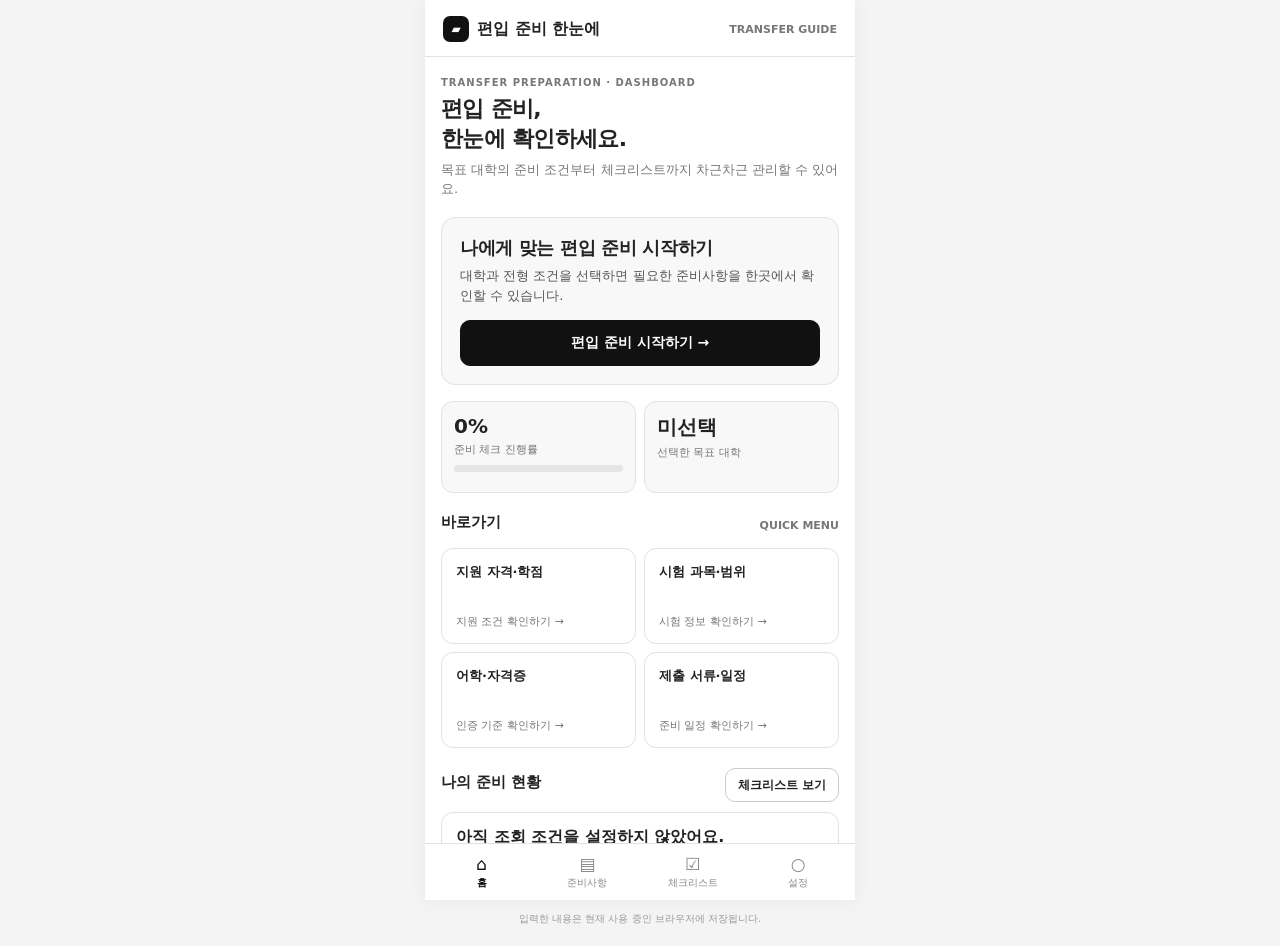
<file: wireframe_ver0.3.html>
<!DOCTYPE html>
<html lang="ko">
<head>
<meta charset="UTF-8">
<meta name="viewport" content="width=device-width, initial-scale=1.0, maximum-scale=1.0, user-scalable=no, viewport-fit=cover">
<meta name="theme-color" content="#292929">
<title>편입 준비 한눈에</title>
<style>
:root {
  --ink: #222222;
  --muted: #777777;
  --line: #e2e2e2;
  --paper: #ffffff;
  --bg: #f4f4f4;
  --soft: #f8f8f8;
  --accent: #111111;
}

* { box-sizing: border-box; }

html, body {
  margin: 0;
  padding: 0;
  width: 100%;
  height: 100%;
  background: var(--bg);
  color: var(--ink);
  font-family: system-ui, -apple-system, "Noto Sans KR", sans-serif;
  -webkit-tap-highlight-color: transparent;
  display: flex;
  justify-content: center;
}

button, input, select { font: inherit; }
button { cursor: pointer; }

.app {
  width: 100%;
  max-width: 430px; /* 아이폰/갤럭시 표준 모바일 폭 */
  min-height: 100vh;
  min-height: 100dvh;
  margin: 0 auto;
  background: var(--paper);
  padding-bottom: calc(78px + env(safe-area-inset-bottom));
  box-shadow: 0 0 20px rgba(0,0,0,0.05);
  position: relative;
}

header {
  padding: 16px 18px 14px;
  border-bottom: 1px solid var(--line);
  display: flex;
  align-items: center;
  justify-content: space-between;
  position: sticky;
  top: 0;
  background: rgba(255, 255, 255, 0.95);
  backdrop-filter: blur(10px);
  z-index: 5;
}

.brand {
  font-weight: 800;
  font-size: 16px;
  display: flex;
  gap: 8px;
  align-items: center;
}

.cap {
  width: 26px;
  height: 26px;
  border-radius: 7px;
  background: var(--accent);
  color: white;
  display: grid;
  place-items: center;
  font-size: 12px;
}

.header-note { font-size: 11px; color: var(--muted); font-weight: 600; }

main { padding: 20px 16px 24px; }

.eyebrow {
  font-size: 10px;
  letter-spacing: .1em;
  color: var(--muted);
  font-weight: 700;
  margin-bottom: 6px;
}

h1 { font-size: 22px; line-height: 1.35; margin: 0 0 8px; letter-spacing: -0.03em; font-weight: 800; }
h2 { font-size: 18px; margin: 0 0 6px; letter-spacing: -0.02em; font-weight: 700; }
h3 { font-size: 15px; margin: 0 0 6px; font-weight: 700; }
p { line-height: 1.55; margin: 0; }
.sub { color: var(--muted); font-size: 13px; margin: 0 0 18px; line-height: 1.45; }

.hero {
  background: var(--soft);
  border: 1px solid var(--line);
  border-radius: 14px;
  padding: 18px;
  margin: 6px 0 16px;
}
.hero p { font-size: 13px; margin: 0 0 14px; color: #555; }

.btn {
  border: 1px solid var(--accent);
  border-radius: 10px;
  padding: 12px 14px;
  background: var(--accent);
  color: white;
  font-weight: 700;
  width: 100%;
  min-height: 46px;
  display: flex;
  align-items: center;
  justify-content: center;
  font-size: 14px;
}
.btn:active { opacity: 0.85; }
.btn.secondary { background: white; color: var(--ink); border-color: #cccccc; }
.btn.ghost { background: var(--soft); color: #333; border-color: var(--line); }
.btn.small { width: auto; min-height: 34px; padding: 6px 12px; font-size: 12px; }

.grid { display: grid; grid-template-columns: 1fr 1fr; gap: 8px; }
.tile, .card { border: 1px solid var(--line); border-radius: 12px; padding: 14px; background: white; }
.tile { display: flex; flex-direction: column; justify-content: space-between; gap: 6px; text-align: left; min-height: 96px; width: 100%; border: 1px solid var(--line); }
.tile b { font-size: 13px; color: var(--ink); }
.tile span { font-size: 11px; color: var(--muted); }

.stats { display: grid; grid-template-columns: 1fr 1fr; gap: 8px; margin: 12px 0; }
.stat { padding: 12px; border-radius: 12px; background: var(--soft); border: 1px solid var(--line); }
.stat strong { font-size: 20px; display: block; color: var(--ink); }
.stat span { font-size: 11px; color: var(--muted); }

.progress { height: 7px; background: #e5e5e5; border-radius: 20px; overflow: hidden; margin: 8px 0; }
.progress i { display: block; height: 100%; background: var(--accent); border-radius: 20px; transition: width .2s; }

.section-head { display: flex; align-items: center; justify-content: space-between; margin: 20px 0 10px; }

label { display: block; font-size: 13px; font-weight: 700; margin: 14px 0 6px; }
select, input[type=text] {
  width: 100%;
  padding: 11px;
  border: 1px solid #cccccc;
  border-radius: 8px;
  background: white;
  color: #222;
  min-height: 44px;
  font-size: 14px;
}
select:focus, input[type=text]:focus { outline: none; border-color: var(--accent); }

.form-hint { font-size: 11px; color: var(--muted); margin: 6px 0 0; line-height: 1.4; }
.actions { display: flex; gap: 8px; margin-top: 18px; }
.actions > * { flex: 1; }

.step { display: flex; justify-content: space-between; font-size: 12px; color: var(--muted); margin: 0 0 8px; }
.item {
  border: 1px solid var(--line);
  border-radius: 12px;
  padding: 14px;
  margin: 8px 0;
  display: flex;
  justify-content: space-between;
  align-items: center;
  gap: 8px;
  background: white;
}
.item p { font-size: 12px; color: var(--muted); margin: 3px 0 0; }
.arrow { font-size: 18px; color: #777; }

.info { background: var(--soft); border: 1px solid var(--line); border-radius: 10px; padding: 12px; font-size: 12px; line-height: 1.55; color: #555; margin: 12px 0; }
.status { display: inline-block; border-radius: 20px; background: var(--soft); border: 1px solid var(--line); padding: 4px 9px; font-size: 11px; color: #555; margin: 4px 0 8px; font-weight: 600; }
.check-row { display: flex; align-items: flex-start; gap: 10px; padding: 12px 2px; border-bottom: 1px solid var(--line); font-size: 13px; }
.check-row input { width: 18px; height: 18px; accent-color: var(--accent); flex: none; margin: 1px 0 0; }
.check-row small { display: block; color: var(--muted); font-size: 11px; margin-top: 3px; }

.bottom {
  position: fixed;
  bottom: 0;
  left: 50%;
  transform: translateX(-50%);
  width: min(430px, 100%);
  display: grid;
  grid-template-columns: repeat(4, 1fr);
  background: rgba(255, 255, 255, 0.96);
  border-top: 1px solid var(--line);
  padding: 6px 4px calc(6px + env(safe-area-inset-bottom));
  z-index: 6;
  backdrop-filter: blur(10px);
}

.nav {
  border: 0;
  background: transparent;
  color: #888888;
  font-size: 10px;
  padding: 4px 2px;
  display: flex;
  align-items: center;
  flex-direction: column;
  gap: 2px;
}
.nav b { font-size: 17px; font-weight: 500; }
.nav.active { color: var(--accent); font-weight: 800; }

.back { border: 0; background: transparent; font-size: 20px; padding: 0 6px 0 0; }
.topline { display: flex; align-items: center; margin-bottom: 14px; }
.topline h2 { flex: 1; margin: 0; font-size: 18px; }

.toast {
  position: fixed;
  bottom: calc(72px + env(safe-area-inset-bottom));
  left: 50%;
  transform: translateX(-50%);
  background: #222222;
  color: white;
  padding: 9px 16px;
  border-radius: 30px;
  font-size: 12px;
  opacity: 0;
  pointer-events: none;
  transition: opacity .2s;
  z-index: 10;
  white-space: nowrap;
}
.toast.show { opacity: 1; }

footer { padding: 0 16px 20px; color: #999999; font-size: 10px; text-align: center; }
</style>
</head>
<body>
<div class="app">
<header><div class="brand"><span class="cap">▰</span> 편입 준비 한눈에</div><span class="header-note">TRANSFER GUIDE</span></header>
<main id="screen" aria-live="polite"></main>
<footer>입력한 내용은 현재 사용 중인 브라우저에 저장됩니다.</footer>
<nav class="bottom" aria-label="하단 메뉴">
<button class="nav active" data-page="home"><b>⌂</b>홈</button>
<button class="nav" data-page="list"><b>▤</b>준비사항</button>
<button class="nav" data-page="check"><b>☑</b>체크리스트</button>
<button class="nav" data-page="profile"><b>○</b>설정</button>
</nav>
</div>
<div class="toast" id="toast">저장되었습니다.</div>
<script>
const KEY='transferPrepApp_v1';
const defaults={university:'',year:'',type:'',unit:'',checks:[false,false,false,false],details:{},lastPage:'home'};
let state;try{state={...defaults,...JSON.parse(localStorage.getItem(KEY)||'{}')};}catch(e){state={...defaults};}
let page='home', detailIndex=0;
const categories=[
 {title:'지원 자격·학점',desc:'지원 대상 및 수료·학점 기준',fields:['지원 대상','수료·학점 기준']},
 {title:'시험 과목·범위',desc:'필기·전공·영어 등 시험 정보',fields:['시험 과목','시험 범위']},
 {title:'어학·자격증',desc:'공인어학성적 및 자격증 기준',fields:['어학 기준','자격증 기준']},
 {title:'제출 서류·일정',desc:'필요 서류와 원서 접수 일정',fields:['제출 서류','주요 일정']}
];
function save(){localStorage.setItem(KEY,JSON.stringify(state));}
function toast(msg='저장되었습니다.'){const t=document.getElementById('toast');t.textContent=msg;t.classList.add('show');setTimeout(()=>t.classList.remove('show'),1600);}
function esc(s){return String(s??'').replace(/[&<>"']/g,c=>({'&':'&amp;','<':'&lt;','>':'&gt;','"':'&quot;',"'":'&#39;'}[c]));}
function progress(){return Math.round(state.checks.filter(Boolean).length/4*100)}
function setPage(p){page=p;render();window.scrollTo({top:0,behavior:'smooth'});}
function titlebar(title,step=''){return `<div class="topline"><button class="back" onclick="goBack()" aria-label="뒤로">←</button><h2>${title}</h2><span class="header-note">${step}</span></div>`}
function goBack(){if(page==='detail')setPage('list');else if(page==='list'||page==='check')setPage('home');else setPage('home');}
function render(){
 document.querySelectorAll('.nav').forEach(b=>b.classList.toggle('active',b.dataset.page===(page==='detail'?'list':page)));
 const el=document.getElementById('screen');
 if(page==='home')el.innerHTML=home();
 if(page==='search')el.innerHTML=search();
 if(page==='list')el.innerHTML=list();
 if(page==='detail')el.innerHTML=detail();
 if(page==='check')el.innerHTML=check();
 if(page==='profile')el.innerHTML=profile();
}
function home(){return `<div class="eyebrow">TRANSFER PREPARATION · DASHBOARD</div><h1>편입 준비,<br>한눈에 확인하세요.</h1><p class="sub">목표 대학의 준비 조건부터 체크리스트까지 차근차근 관리할 수 있어요.</p>
<div class="hero"><h2>나에게 맞는 편입 준비 시작하기</h2><p>대학과 전형 조건을 선택하면 필요한 준비사항을 한곳에서 확인할 수 있습니다.</p><button class="btn" onclick="setPage('search')">편입 준비 시작하기 →</button></div>
<div class="stats"><div class="stat"><strong>${progress()}%</strong><span>준비 체크 진행률</span><div class="progress"><i style="width:${progress()}%"></i></div></div><div class="stat"><strong>${state.university?esc(state.university):'미선택'}</strong><span>선택한 목표 대학</span></div></div>
<div class="section-head"><h3>바로가기</h3><span class="header-note">QUICK MENU</span></div><div class="grid">
<button class="tile" onclick="setPage('detail');detailIndex=0"><b>지원 자격·학점</b><span>지원 조건 확인하기 →</span></button>
<button class="tile" onclick="setPage('detail');detailIndex=1"><b>시험 과목·범위</b><span>시험 정보 확인하기 →</span></button>
<button class="tile" onclick="setPage('detail');detailIndex=2"><b>어학·자격증</b><span>인증 기준 확인하기 →</span></button>
<button class="tile" onclick="setPage('detail');detailIndex=3"><b>제출 서류·일정</b><span>준비 일정 확인하기 →</span></button></div>
<div class="section-head"><h3>나의 준비 현황</h3><button class="btn small secondary" onclick="setPage('check')">체크리스트 보기</button></div>
<div class="card"><b>${state.university?esc(state.university)+' · '+esc(state.unit||'모집단위 미입력'):'아직 조회 조건을 설정하지 않았어요.'}</b><p class="sub" style="margin:6px 0 0">${state.year?esc(state.year)+'학년도 · '+esc(state.type):'조회 조건을 설정하면 맞춤 준비사항을 관리할 수 있어요.'}</p></div>`}
function search(){return `${titlebar('조회 조건 선택','1 / 4')}<div class="progress"><i style="width:25%"></i></div><h1 style="font-size:20px">편입 준비를 위한<br>조회 조건을 선택해주세요.</h1><p class="sub">선택한 조건은 이 브라우저에 자동 저장됩니다.</p>
<label for="uni">대학</label><select id="uni"><option value="">선택하세요</option>${['예시대학교','서울대학교','연세대학교','고려대학교','성균관대학교','한양대학교','중앙대학교','경희대학교','기타'].map(x=>`<option ${state.university===x?'selected':''}>${x}</option>`).join('')}</select>
<label for="year">모집연도</label><select id="year"><option value="">선택하세요</option>${['2027','2028','2029','2030'].map(x=>`<option ${state.year===x?'selected':''}>${x}</option>`).join('')}</select>
<label for="type">편입 전형</label><select id="type"><option value="">선택하세요</option>${['일반편입','학사편입','기타 전형'].map(x=>`<option ${state.type===x?'selected':''}>${x}</option>`).join('')}</select>
<label for="unit">모집단위</label><input id="unit" type="text" placeholder="예: 컴퓨터공학과" value="${esc(state.unit)}"><p class="form-hint">※ 예시 데이터가 포함되어 있습니다. 정확한 지원 조건은 해당 대학의 공식 모집요강을 확인하세요.</p>
<div class="actions"><button class="btn secondary" onclick="setPage('home')">취소</button><button class="btn" onclick="saveSearch()">준비사항 확인 →</button></div>`}
function saveSearch(){state.university=document.getElementById('uni').value;state.year=document.getElementById('year').value;state.type=document.getElementById('type').value;state.unit=document.getElementById('unit').value.trim();if(!state.university||!state.year||!state.type||!state.unit){toast('모든 조건을 입력해주세요.');return;}save();setPage('list');}
function list(){return `${titlebar('나의 편입 준비사항','2 / 4')}<div class="progress"><i style="width:50%"></i></div><div class="card" style="background:#f3f3f3"><b>${esc(state.university||'대학 미선택')} · ${esc(state.unit||'모집단위 미입력')}</b><p class="sub" style="margin:5px 0 0">${esc(state.year||'연도 미선택')}학년도 · ${esc(state.type||'전형 미선택')}</p><button class="btn secondary" style="margin-top:12px" onclick="setPage('search')">조회 조건 수정</button></div>
<p class="sub" style="margin-top:16px">확인할 항목을 선택하고 필요한 정보를 기록하세요.</p>${categories.map((c,i)=>`<button class="item" style="width:100%;text-align:left" onclick="detailIndex=${i};setPage('detail')"><span><b>${c.title}</b><p>${c.desc}</p><small class="header-note">${state.details[i]?.note?'내 메모 있음':'정보 확인 및 메모 입력'}</small></span><span class="arrow">›</span></button>`).join('')}
<div class="actions"><button class="btn secondary" onclick="setPage('search')">이전</button><button class="btn" onclick="setPage('check')">내 체크리스트 보기 →</button></div>`}
function detail(){let c=categories[detailIndex],d=state.details[detailIndex]||{};return `${titlebar(c.title,'3 / 4')}<div class="progress"><i style="width:75%"></i></div><p class="sub">${esc(state.university||'대학 미선택')} · ${esc(state.unit||'모집단위 미입력')} · ${esc(state.type||'전형 미선택')}</p><span class="status">공식 확인 전 · 직접 입력 필요</span><h2>${c.title}</h2><p class="sub">${c.desc}</p>
<div class="info">아래 항목은 입력용 메모입니다. 대학별 실제 기준을 자동으로 조회한 결과가 아니므로, 공식 모집요강을 확인한 뒤 내용을 입력해주세요.</div>
${c.fields.map((f,i)=>`<label for="field${i}">${f}</label><input type="text" id="field${i}" placeholder="${f} 내용을 입력하세요" value="${esc((d.fields||[])[i]||'')}">`).join('')}
<label for="source">공식 근거 자료 링크 또는 문서명</label><input type="text" id="source" placeholder="대학 입학처 모집요강 URL / 문서명" value="${esc(d.source||'')}">
<label for="note">추가 메모</label><input type="text" id="note" placeholder="확인할 내용이나 질문" value="${esc(d.note||'')}">
<div class="actions"><button class="btn secondary" onclick="setPage('list')">목록으로</button><button class="btn" onclick="saveDetail()">내용 저장</button></div>
<div class="section-head"><button class="btn secondary" onclick="detailIndex=(detailIndex+3)%4;render()">← 이전 항목</button><button class="btn secondary" onclick="detailIndex=(detailIndex+1)%4;render()">다음 항목 →</button></div>
<button class="btn ghost" style="margin-top:10px" onclick="setPage('check')">체크리스트로 이동 →</button>`}
function saveDetail(){let fields=categories[detailIndex].fields.map((_,i)=>document.getElementById('field'+i).value.trim());state.details[detailIndex]={fields,source:document.getElementById('source').value.trim(),note:document.getElementById('note').value.trim()};save();toast('항목 내용이 저장되었습니다.');}
function check(){let n=state.checks.filter(Boolean).length;return `${titlebar('내 준비 체크리스트','4 / 4')}<div class="progress"><i style="width:100%"></i></div><div class="card" style="background:#f2f2f2"><div class="step"><b>전체 진행률</b><b>${n} / 4개 완료</b></div><h1 style="font-size:26px;margin:0">${Math.round(n/4*100)}%</h1><div class="progress"><i style="width:${n/4*100}%"></i></div></div>
${['지원 자격·학점 확인','시험 과목·범위 확인','어학·자격증 확인','제출 서류·일정 확인'].map((x,i)=>`<label class="check-row"><input type="checkbox" ${state.checks[i]?'checked':''} onchange="toggleCheck(${i},this.checked)"><span>${x}<small>${state.checks[i]?'확인 완료':'확인 여부를 체크하세요'}</small></span></label>`).join('')}
<div class="info">체크는 정보 확인 여부를 기록합니다. 지원 자격 충족이나 서류 제출 완료를 의미하지 않습니다. 최종 내용은 반드시 대학 공식 모집요강과 공지에서 확인하세요.</div>
<div class="actions"><button class="btn secondary" onclick="setPage('list')">준비사항 다시 보기</button><button class="btn" onclick="setPage('home')">홈으로</button></div>
<button class="btn ghost" style="margin-top:10px" onclick="resetChecks()">체크 상태 초기화</button>`}
function toggleCheck(i,v){state.checks[i]=v;save();render();toast('체크 상태를 저장했습니다.');}
function resetChecks(){if(confirm('체크 상태를 모두 초기화할까요?')){state.checks=[false,false,false,false];save();render();toast('체크 상태를 초기화했습니다.');}}
function profile(){return `${titlebar('설정 및 데이터 관리')}<h1 style="font-size:20px">내 정보와 저장 데이터</h1><p class="sub">입력한 정보는 현재 브라우저의 로컬 저장소에 보관됩니다.</p><div class="card"><h3>현재 조회 조건</h3><p style="font-size:13px;margin-bottom:0">${esc(state.university||'대학 미선택')}<br>${esc(state.year||'-')}학년도 · ${esc(state.type||'-')}<br>${esc(state.unit||'모집단위 미입력')}</p></div>
<div class="section-head"><h3>데이터 관리</h3></div><button class="btn secondary" onclick="exportData()">내 데이터 백업하기 (JSON)</button><label for="importFile">백업 파일 불러오기</label><input type="file" id="importFile" accept=".json,application/json"><button class="btn secondary" style="margin-top:10px" onclick="importData()">백업 데이터 복원</button><button class="btn ghost" style="margin-top:16px" onclick="clearAll()">전체 데이터 삭제</button>
<div class="info">브라우저 데이터 삭제, 시크릿 모드 사용, 다른 기기 접속 시 저장 내용이 유지되지 않을 수 있습니다. 여러 기기 간 동기화나 서버 저장 기능은 포함되어 있지 않습니다.</div>`}
function exportData(){let blob=new Blob([JSON.stringify(state,null,2)],{type:'application/json'}),a=document.createElement('a');a.href=URL.createObjectURL(blob);a.download='편입준비_백업.json';a.click();URL.revokeObjectURL(a.href);toast('백업 파일을 만들었습니다.');}
function importData(){let f=document.getElementById('importFile').files[0];if(!f){toast('먼저 백업 파일을 선택해주세요.');return;}let r=new FileReader();r.onload=()=>{try{let d=JSON.parse(r.result);state={...defaults,...d};save();setPage('home');toast('데이터를 복원했습니다.');}catch(e){toast('올바른 백업 파일이 아닙니다.');}};r.readAsText(f);}
function clearAll(){if(confirm('저장된 모든 조건, 메모, 체크 상태를 삭제할까요?')){state={...defaults,checks:[false,false,false,false],details:{}};save();setPage('home');toast('모든 데이터를 삭제했습니다.');}}
document.querySelectorAll('.nav').forEach(b=>b.addEventListener('click',()=>setPage(b.dataset.page)));
render();
</script>
</body>
</html>
</file>
